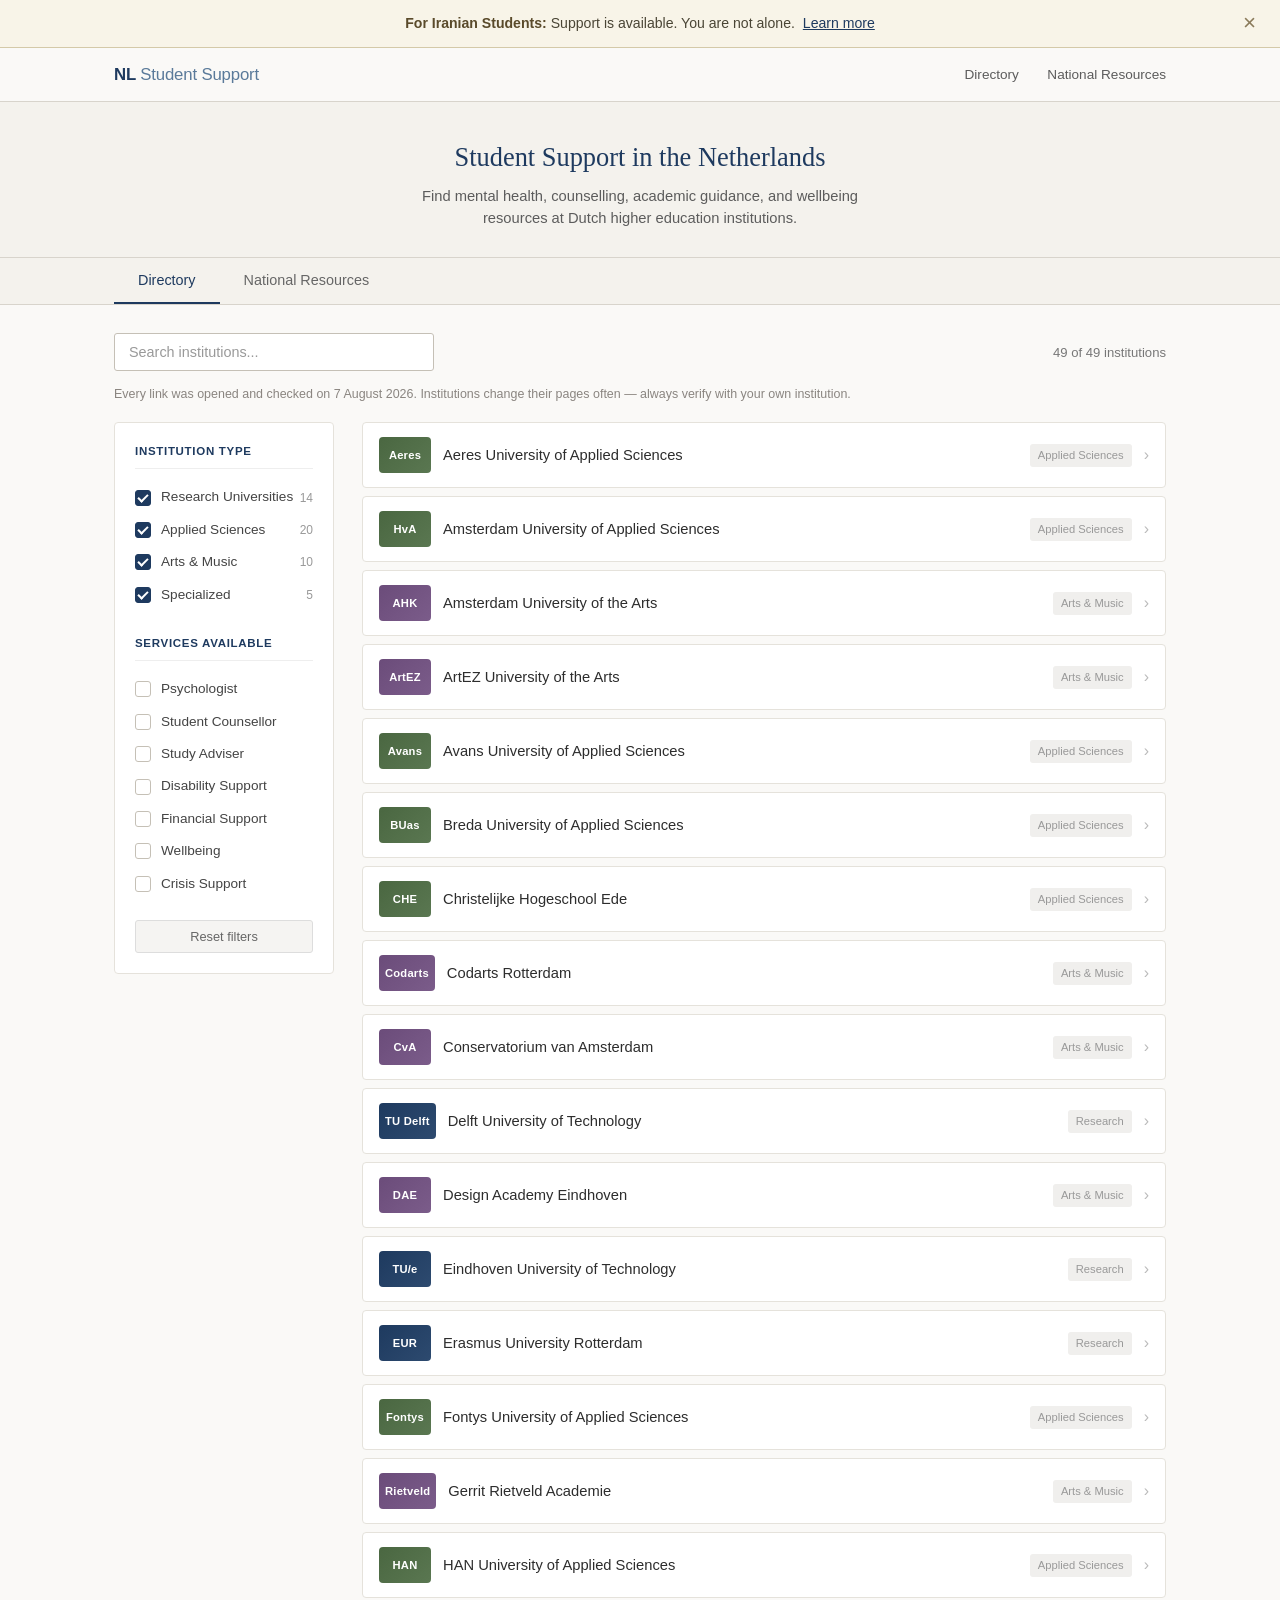
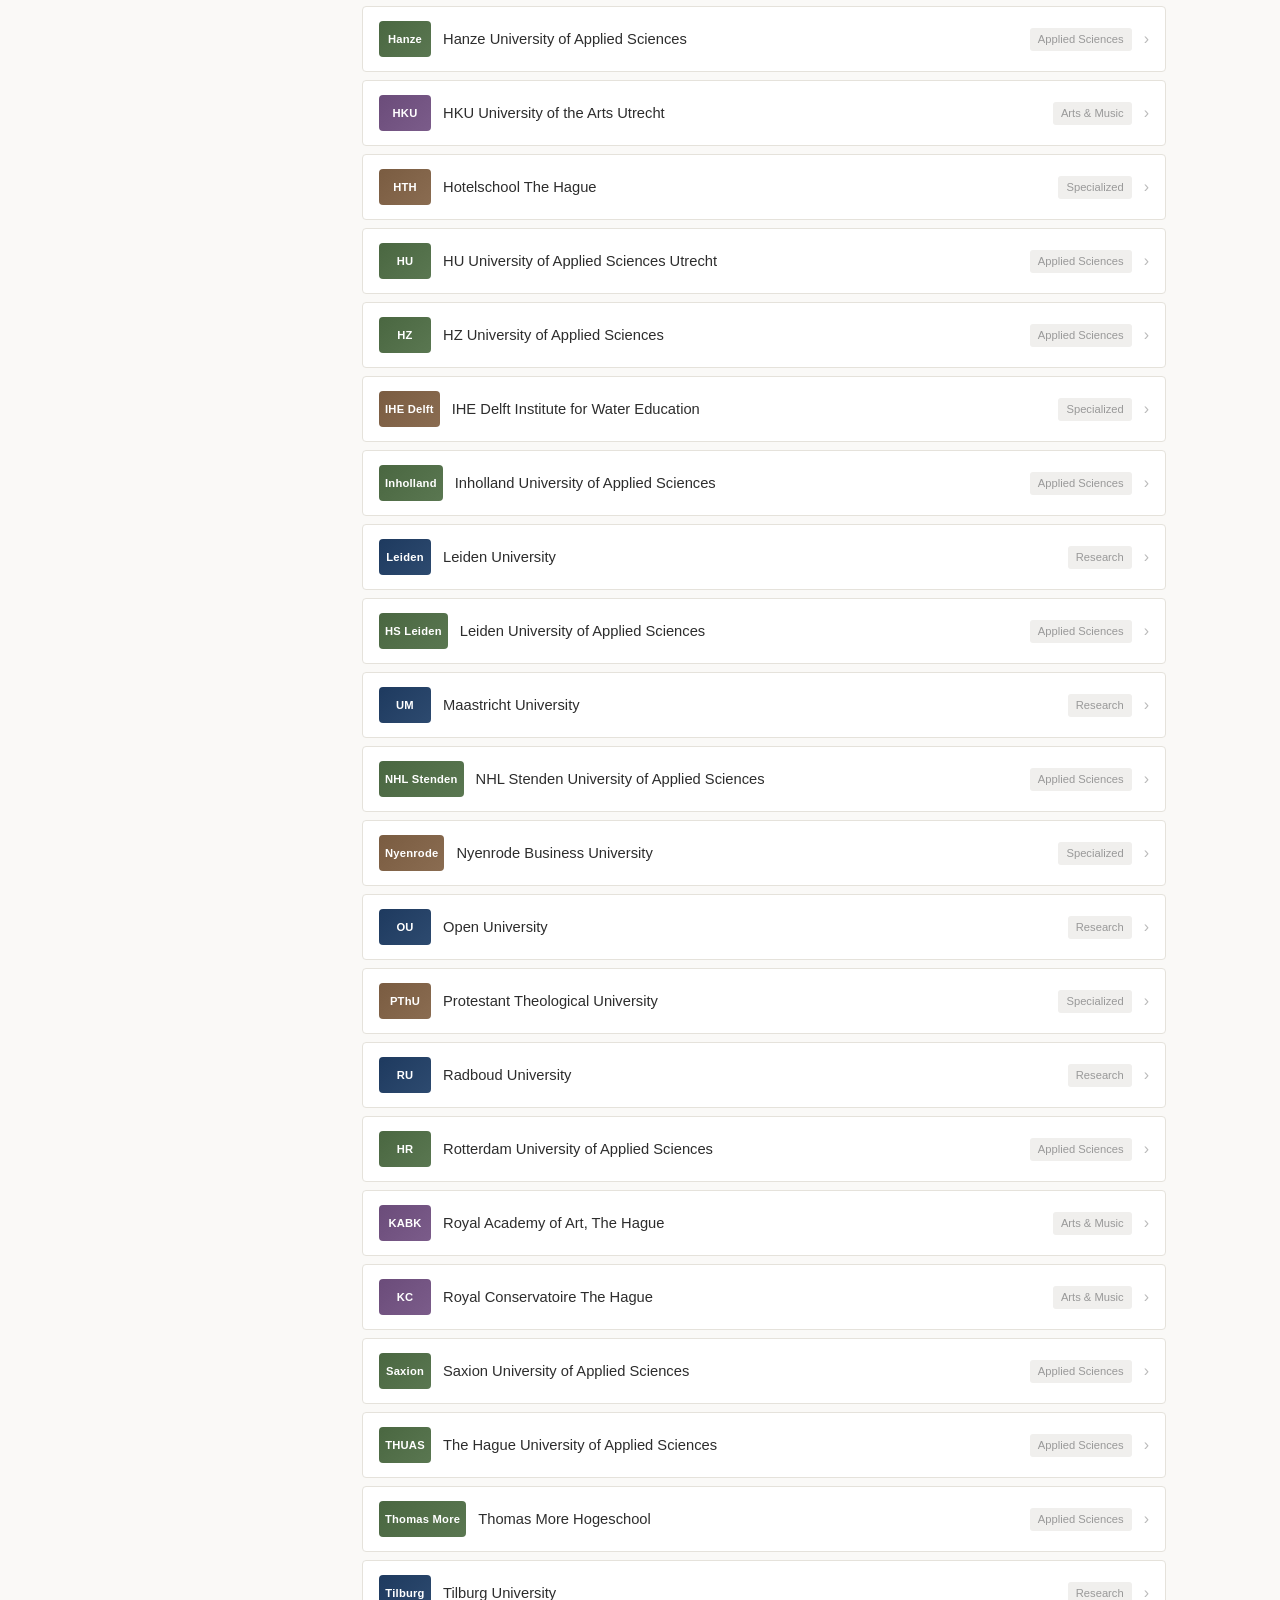
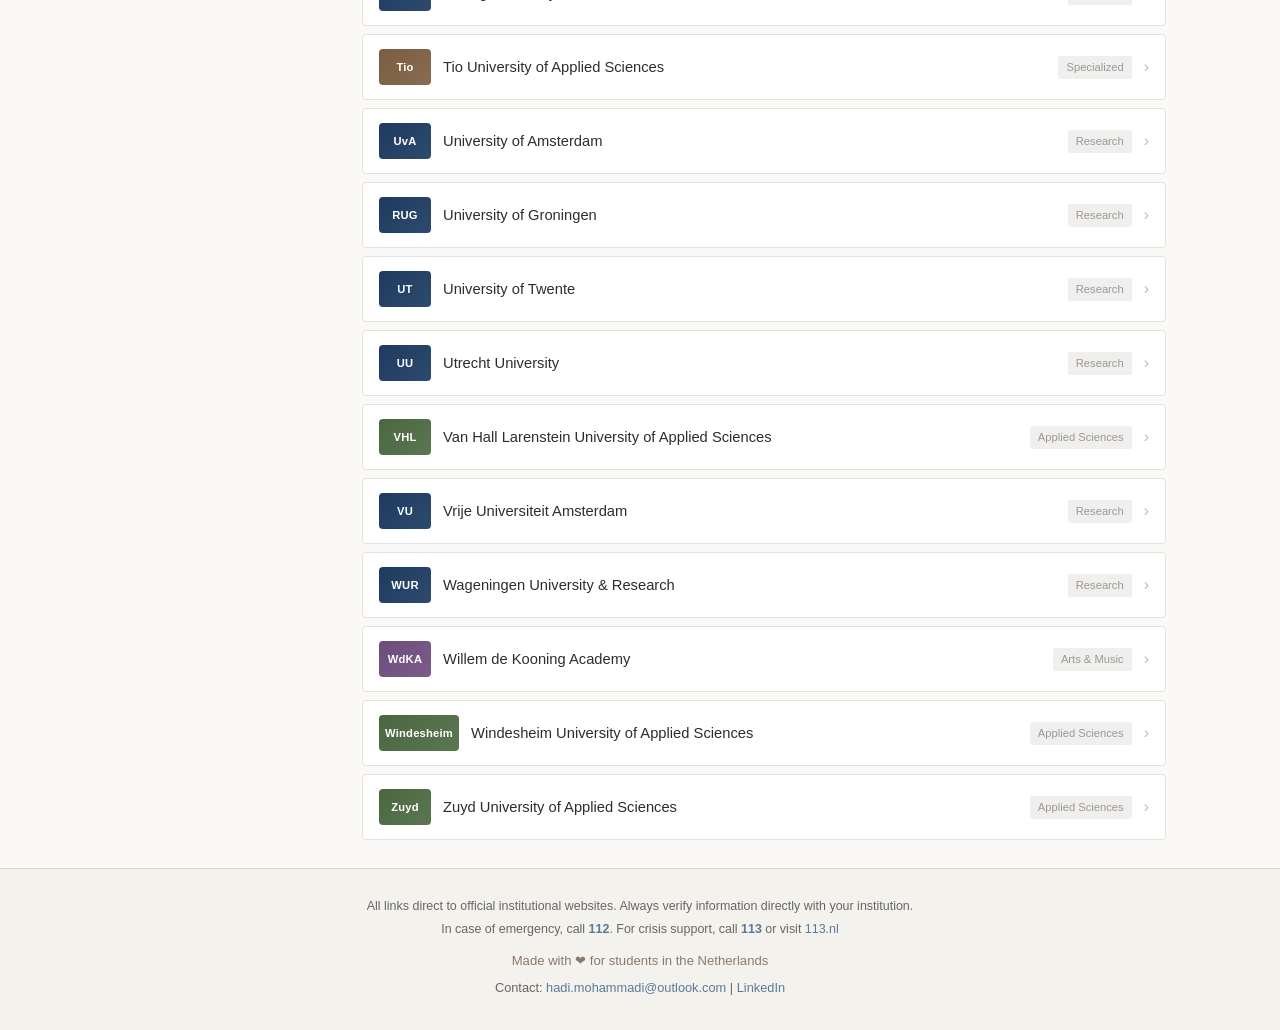
<file: index.html>
<!DOCTYPE html>
<html lang="en">
<head>
  <meta charset="UTF-8">
  <meta name="viewport" content="width=device-width, initial-scale=1.0">
  <meta name="description" content="Find student support services at Dutch universities and higher education institutions. Access mental health, counselling, academic guidance, and wellbeing resources.">
  <title>NL Student Support - Dutch Higher Education Support Directory</title>
  <link rel="canonical" href="https://nlstudentsupport.github.io/">
  <meta name="author" content="Hadi Mohammadi">
  <meta name="theme-color" content="#1e3a5f">
  <meta property="og:title" content="Student support at every Dutch higher education institution">
  <meta property="og:description" content="Mental health, counselling, study advice, disability, financial help and crisis support at 49 Dutch institutions — every entry linked to the official page.">
  <meta property="og:url" content="https://nlstudentsupport.github.io/">
  <meta property="og:type" content="website">
  <meta property="og:site_name" content="NL Student Support">
  <meta property="og:locale" content="en_GB">
  <meta property="og:image" content="https://nlstudentsupport.github.io/social-card.png">
  <meta property="og:image:alt" content="NL Student Support — student support at every Dutch higher education institution">
  <meta name="twitter:card" content="summary_large_image">
  <meta name="twitter:title" content="Student support at every Dutch higher education institution">
  <meta name="twitter:description" content="Mental health, counselling, study advice, disability, financial help and crisis support at 49 Dutch institutions — every entry linked to the official page.">
  <meta name="twitter:image" content="https://nlstudentsupport.github.io/social-card.png">
  <link rel="icon" href="/favicon.svg" type="image/svg+xml">
  <script type="application/ld+json">
  {
    "@context": "https://schema.org",
    "@graph": [
      {
        "@type": "WebSite",
        "@id": "https://nlstudentsupport.github.io/#website",
        "url": "https://nlstudentsupport.github.io/",
        "name": "NL Student Support",
        "description": "A free directory of student support services at Dutch higher education institutions.",
        "inLanguage": "en",
        "publisher": { "@id": "https://nlstudentsupport.github.io/#maintainer" }
      },
      {
        "@type": "Person",
        "@id": "https://nlstudentsupport.github.io/#maintainer",
        "name": "Hadi Mohammadi",
        "url": "https://mohammadi.cv"
      },
      {
        "@type": "Dataset",
        "@id": "https://nlstudentsupport.github.io/#directory",
        "name": "Student support services at Dutch higher education institutions",
        "description": "Psychologists, student counsellors, study advisers, disability support, financial support, wellbeing and crisis support at 49 Dutch research universities, universities of applied sciences, arts institutions and specialised institutions, with a link to each official page.",
        "url": "https://nlstudentsupport.github.io/",
        "license": "https://creativecommons.org/licenses/by/4.0/",
        "isAccessibleForFree": true,
        "spatialCoverage": "Netherlands",
        "dateModified": "2026-08-07",
        "creator": { "@id": "https://nlstudentsupport.github.io/#maintainer" },
        "keywords": ["student support", "mental health", "higher education", "Netherlands", "student counselling", "disability support"]
      }
    ]
  }
  </script>
  <link rel="stylesheet" href="css/style.css">
</head>
<body>
  <div class="alert-banner" id="alert-banner">
    <div class="alert-content">
      <strong>For Iranian Students:</strong> Support is available. You are not alone.
      <a href="iran-support/">Learn more</a>
    </div>
    <button class="alert-close" id="alert-close" aria-label="Dismiss">&times;</button>
  </div>

  <header>
    <div class="container">
      <a href="/" class="logo">NL <span>Student Support</span></a>
      <nav>
        <a href="#directory">Directory</a>
        <a href="#national-resources">National Resources</a>
      </nav>
    </div>
  </header>

  <main>
    <section class="hero">
      <div class="container">
        <h1>Student Support in the Netherlands</h1>
        <p>Find mental health, counselling, academic guidance, and wellbeing resources at Dutch higher education institutions.</p>
      </div>
    </section>

    <div class="tabs-container">
      <div class="container-wide">
        <div class="tabs">
          <button class="tab-btn active" data-tab="directory">Directory</button>
          <button class="tab-btn" data-tab="national-resources">National Resources</button>
        </div>
      </div>
    </div>

    <section class="directory-section tab-content active" id="directory">
      <div class="container-wide">
        <div class="directory-header">
          <div class="search-box">
            <input type="text" id="institution-search" placeholder="Search institutions..." autocomplete="off">
          </div>
          <p class="results-count" id="results-count"></p>
        </div>

        <p class="verified-note" id="verified-note"></p>

        <div class="directory-layout">
          <aside class="filters-sidebar" id="filters-sidebar">
            <div class="filter-group">
              <h3>Institution Type</h3>
              <label class="filter-checkbox">
                <input type="checkbox" name="type" value="research" checked>
                <span class="checkmark"></span>
                <span class="label-text">Research Universities</span>
                <span class="filter-count" id="type-count-research"></span>
              </label>
              <label class="filter-checkbox">
                <input type="checkbox" name="type" value="applied" checked>
                <span class="checkmark"></span>
                <span class="label-text">Applied Sciences</span>
                <span class="filter-count" id="type-count-applied"></span>
              </label>
              <label class="filter-checkbox">
                <input type="checkbox" name="type" value="arts" checked>
                <span class="checkmark"></span>
                <span class="label-text">Arts & Music</span>
                <span class="filter-count" id="type-count-arts"></span>
              </label>
              <label class="filter-checkbox">
                <input type="checkbox" name="type" value="specialized" checked>
                <span class="checkmark"></span>
                <span class="label-text">Specialized</span>
                <span class="filter-count" id="type-count-specialized"></span>
              </label>
            </div>

            <div class="filter-group">
              <h3>Services Available</h3>
              <label class="filter-checkbox">
                <input type="checkbox" name="service" value="psychologist">
                <span class="checkmark"></span>
                <span class="label-text">Psychologist</span>
              </label>
              <label class="filter-checkbox">
                <input type="checkbox" name="service" value="counsellor">
                <span class="checkmark"></span>
                <span class="label-text">Student Counsellor</span>
              </label>
              <label class="filter-checkbox">
                <input type="checkbox" name="service" value="studyAdvisor">
                <span class="checkmark"></span>
                <span class="label-text">Study Adviser</span>
              </label>
              <label class="filter-checkbox">
                <input type="checkbox" name="service" value="disability">
                <span class="checkmark"></span>
                <span class="label-text">Disability Support</span>
              </label>
              <label class="filter-checkbox">
                <input type="checkbox" name="service" value="financial">
                <span class="checkmark"></span>
                <span class="label-text">Financial Support</span>
              </label>
              <label class="filter-checkbox">
                <input type="checkbox" name="service" value="wellbeing">
                <span class="checkmark"></span>
                <span class="label-text">Wellbeing</span>
              </label>
              <label class="filter-checkbox">
                <input type="checkbox" name="service" value="crisis">
                <span class="checkmark"></span>
                <span class="label-text">Crisis Support</span>
              </label>
            </div>

            <button class="clear-filters" id="clear-filters">Reset filters</button>
          </aside>

          <div class="results-container">
            <button class="mobile-filter-btn" id="mobile-filter-btn">Filter options</button>
            <div class="institution-list" id="institution-list"></div>
            <p class="no-results" id="no-results" style="display: none;">No institutions match your filters.</p>
          </div>
        </div>
      </div>
    </section>

    <section class="services-section" id="services-section">
      <div class="container"></div>
    </section>

    <section class="service-detail" id="service-detail">
      <div class="container"></div>
    </section>

    <section class="national-resources tab-content" id="national-resources">
      <div class="container"></div>
    </section>
  </main>

  <footer>
    <div class="container">
      <p>All links direct to official institutional websites. Always verify information directly with your institution.</p>
      <p>In case of emergency, call <strong><a href="tel:112">112</a></strong>. For crisis support, call <strong><a href="tel:113">113</a></strong> or visit <a href="https://www.113.nl" target="_blank" rel="noopener noreferrer">113.nl</a></p>
      <p class="footer-heart">Made with &#10084; for students in the Netherlands</p>
      <p class="footer-contact">Contact: <a href="mailto:hadi.mohammadi@outlook.com">hadi.mohammadi@outlook.com</a> | <a href="https://www.linkedin.com/in/mohammadi-hadi/" target="_blank" rel="noopener noreferrer">LinkedIn</a></p>
    </div>
  </footer>

  <script src="js/data.js"></script>
  <script src="js/app.js"></script>
</body>
</html>
</file>
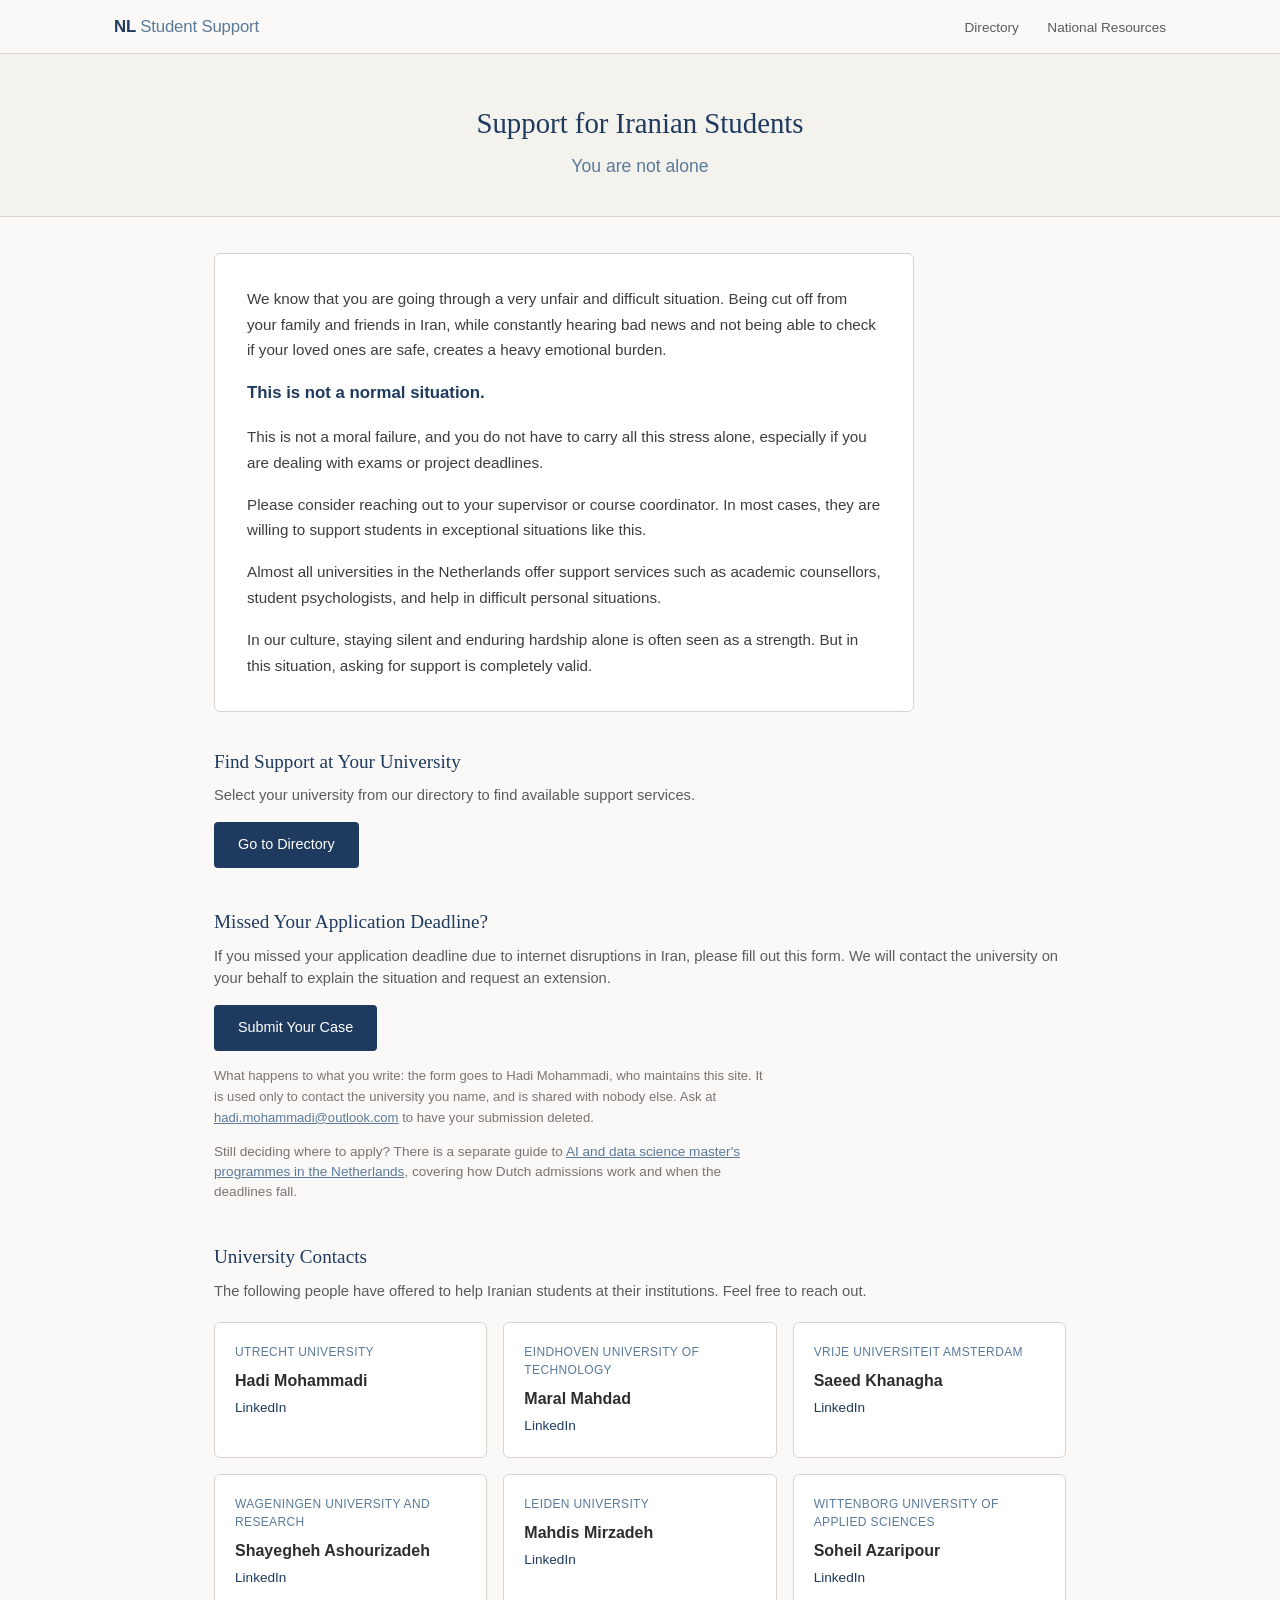
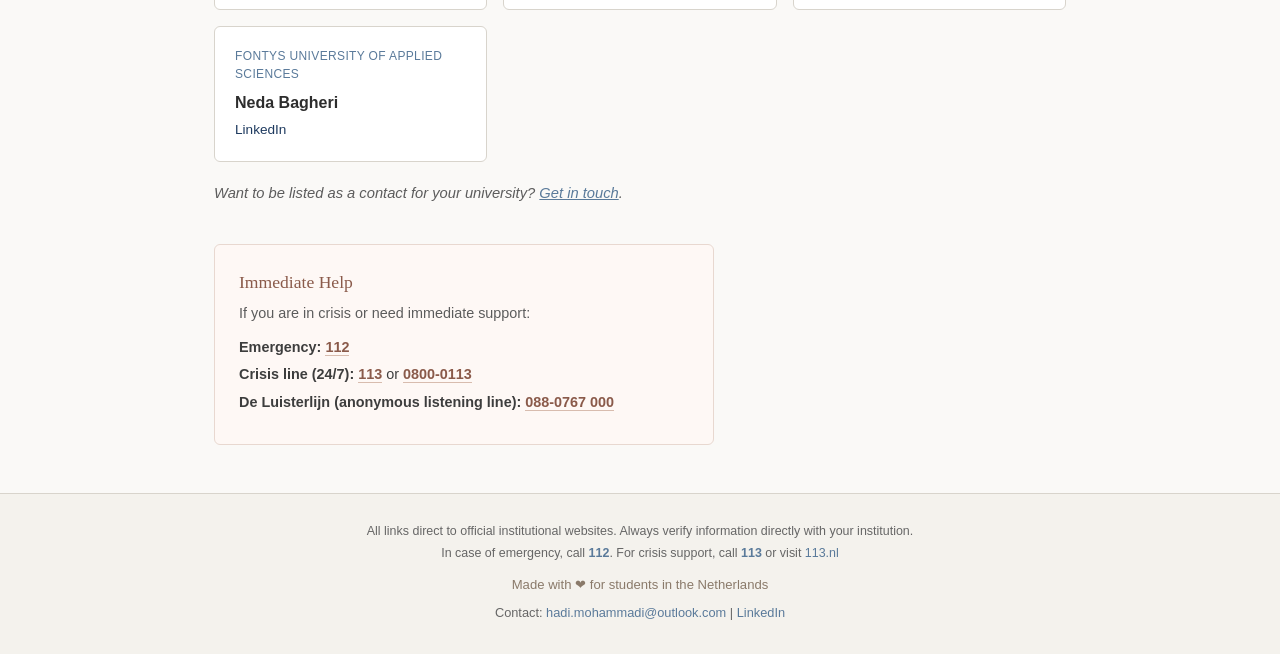
<file: iran-support/index.html>
<!DOCTYPE html>
<html lang="en">
<head>
  <meta charset="UTF-8">
  <meta name="viewport" content="width=device-width, initial-scale=1.0">
  <meta name="description" content="Support resources for Iranian students in the Netherlands. You are not alone.">
  <title>Support for Iranian Students - NL Student Support</title>
  <link rel="canonical" href="https://nlstudentsupport.github.io/iran-support/">
  <meta name="author" content="Hadi Mohammadi">
  <meta name="theme-color" content="#1e3a5f">
  <meta property="og:title" content="Support for Iranian Students — you are not alone">
  <meta property="og:description" content="University contacts, help with a missed application deadline, and where to go for immediate support in the Netherlands.">
  <meta property="og:url" content="https://nlstudentsupport.github.io/iran-support/">
  <meta property="og:type" content="article">
  <meta property="og:site_name" content="NL Student Support">
  <meta property="og:locale" content="en_GB">
  <meta property="og:image" content="https://nlstudentsupport.github.io/iran-support/social-card.png">
  <meta property="og:image:alt" content="Support for Iranian Students — you are not alone">
  <meta name="twitter:card" content="summary_large_image">
  <meta name="twitter:title" content="Support for Iranian Students — you are not alone">
  <meta name="twitter:description" content="University contacts, help with a missed application deadline, and where to go for immediate support in the Netherlands.">
  <meta name="twitter:image" content="https://nlstudentsupport.github.io/iran-support/social-card.png">
  <link rel="icon" href="/favicon.svg" type="image/svg+xml">
  <link rel="stylesheet" href="../css/style.css">
</head>
<body>
  <header>
    <div class="container">
      <a href="/" class="logo">NL <span>Student Support</span></a>
      <nav>
        <a href="/#directory">Directory</a>
        <a href="/#national-resources">National Resources</a>
      </nav>
    </div>
  </header>

  <main>
    <section class="support-hero">
      <div class="container">
        <h1>Support for Iranian Students</h1>
        <p class="subtitle">You are not alone</p>
      </div>
    </section>

    <section class="support-content">
      <div class="container">
        <div class="message-card">
          <p>We know that you are going through a very unfair and difficult situation. Being cut off from your family and friends in Iran, while constantly hearing bad news and not being able to check if your loved ones are safe, creates a heavy emotional burden.</p>

          <p class="highlight">This is not a normal situation.</p>

          <p>This is not a moral failure, and you do not have to carry all this stress alone, especially if you are dealing with exams or project deadlines.</p>

          <p>Please consider reaching out to your supervisor or course coordinator. In most cases, they are willing to support students in exceptional situations like this.</p>

          <p>Almost all universities in the Netherlands offer support services such as academic counsellors, student psychologists, and help in difficult personal situations.</p>

          <p>In our culture, staying silent and enduring hardship alone is often seen as a strength. But in this situation, asking for support is completely valid.</p>
        </div>

        <div class="action-section">
          <h2>Find Support at Your University</h2>
          <p>Select your university from our directory to find available support services.</p>
          <a href="/#directory" class="action-button">Go to Directory</a>
        </div>

        <div class="action-section">
          <h2>Missed Your Application Deadline?</h2>
          <p>If you missed your application deadline due to internet disruptions in Iran, please fill out this form. We will contact the university on your behalf to explain the situation and request an extension.</p>
          <a href="https://forms.gle/Kxruz1nnSb6BshN38" target="_blank" rel="noopener noreferrer" class="action-button">Submit Your Case</a>
          <p class="form-privacy">What happens to what you write: the form goes to Hadi Mohammadi, who maintains this site. It is used only to contact the university you name, and is shared with nobody else. Ask at <a href="mailto:hadi.mohammadi@outlook.com">hadi.mohammadi@outlook.com</a> to have your submission deleted.</p>
          <p class="aside-note">Still deciding where to apply? There is a separate guide to <a href="https://mohammadi.cv/guides/#ai-masters-netherlands" target="_blank" rel="noopener noreferrer">AI and data science master's programmes in the Netherlands</a>, covering how Dutch admissions work and when the deadlines fall.</p>
        </div>

        <div class="contacts-section">
          <h2>University Contacts</h2>
          <p>The following people have offered to help Iranian students at their institutions. Feel free to reach out.</p>

          <div class="contacts-grid">
            <!-- Contact cards will be added here -->
            <div class="contact-card">
              <div class="contact-university">Utrecht University</div>
              <div class="contact-name">Hadi Mohammadi</div>
              <div class="contact-links">
                <a href="https://www.linkedin.com/in/mohammadi-hadi/" target="_blank" rel="noopener noreferrer">LinkedIn</a>
              </div>
            </div>

            <div class="contact-card">
              <div class="contact-university">Eindhoven University of Technology</div>
              <div class="contact-name">Maral Mahdad</div>
              <div class="contact-links">
                <a href="https://www.linkedin.com/in/maral-mahdad/" target="_blank" rel="noopener noreferrer">LinkedIn</a>
              </div>
            </div>

            <div class="contact-card">
              <div class="contact-university">Vrije Universiteit Amsterdam</div>
              <div class="contact-name">Saeed Khanagha</div>
              <div class="contact-links">
                <a href="https://www.linkedin.com/in/saeedkhanagha/" target="_blank" rel="noopener noreferrer">LinkedIn</a>
              </div>
            </div>

            <div class="contact-card">
              <div class="contact-university">Wageningen University and Research</div>
              <div class="contact-name">Shayegheh Ashourizadeh</div>
              <div class="contact-links">
                <a href="https://www.linkedin.com/in/shayeghehashouri/" target="_blank" rel="noopener noreferrer">LinkedIn</a>
              </div>
            </div>

            <div class="contact-card">
              <div class="contact-university">Leiden University</div>
              <div class="contact-name">Mahdis Mirzadeh</div>
              <div class="contact-links">
                <a href="https://www.linkedin.com/in/mahdis-mirzadeh/" target="_blank" rel="noopener noreferrer">LinkedIn</a>
              </div>
            </div>

            <div class="contact-card">
              <div class="contact-university">Wittenborg University of Applied Sciences</div>
              <div class="contact-name">Soheil Azaripour</div>
              <div class="contact-links">
                <a href="https://www.linkedin.com/in/soheil-azaripour/" target="_blank" rel="noopener noreferrer">LinkedIn</a>
              </div>
            </div>

            <div class="contact-card">
              <div class="contact-university">Fontys University of Applied Sciences</div>
              <div class="contact-name">Neda Bagheri</div>
              <div class="contact-links">
                <a href="https://www.linkedin.com/in/nbagheri/" target="_blank" rel="noopener noreferrer">LinkedIn</a>
              </div>
            </div>

            <!-- Add more contacts here -->
          </div>

          <p class="contacts-note">Want to be listed as a contact for your university? <a href="https://www.linkedin.com/in/mohammadi-hadi/" target="_blank" rel="noopener noreferrer">Get in touch</a>.</p>
        </div>

        <div class="crisis-section">
          <h2>Immediate Help</h2>
          <p>If you are in crisis or need immediate support:</p>
          <ul>
            <li><strong>Emergency:</strong> <a href="tel:112">112</a></li>
            <li><strong>Crisis line (24/7):</strong> <a href="tel:113">113</a> or <a href="tel:08000113">0800-0113</a></li>
            <li><strong>De Luisterlijn (anonymous listening line):</strong> <a href="tel:0880767000">088-0767 000</a></li>
          </ul>
        </div>
      </div>
    </section>
  </main>

  <footer>
    <div class="container">
      <p>All links direct to official institutional websites. Always verify information directly with your institution.</p>
      <p>In case of emergency, call <strong><a href="tel:112">112</a></strong>. For crisis support, call <strong><a href="tel:113">113</a></strong> or visit <a href="https://www.113.nl" target="_blank" rel="noopener noreferrer">113.nl</a></p>
      <p class="footer-heart">Made with &#10084; for students in the Netherlands</p>
      <p class="footer-contact">Contact: <a href="mailto:hadi.mohammadi@outlook.com">hadi.mohammadi@outlook.com</a> | <a href="https://www.linkedin.com/in/mohammadi-hadi/" target="_blank" rel="noopener noreferrer">LinkedIn</a></p>
    </div>
  </footer>
</body>
</html>
</file>
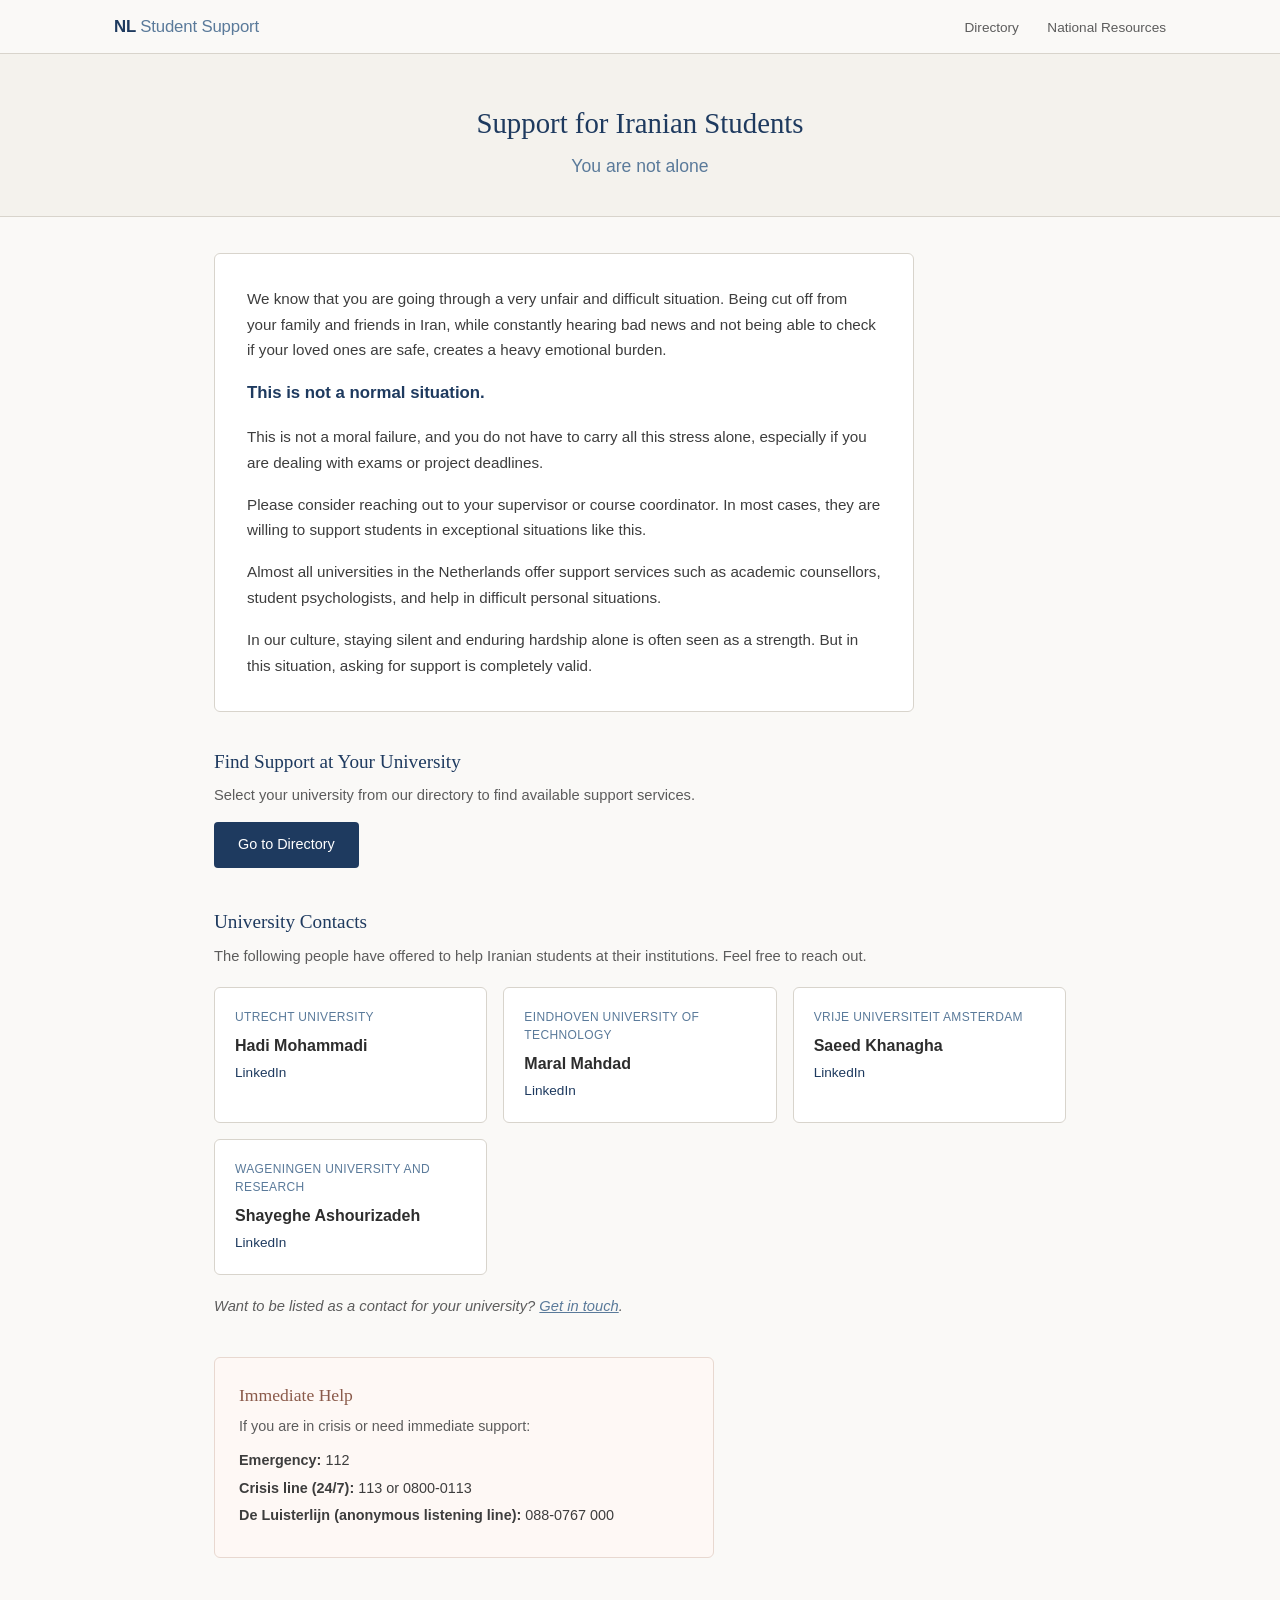
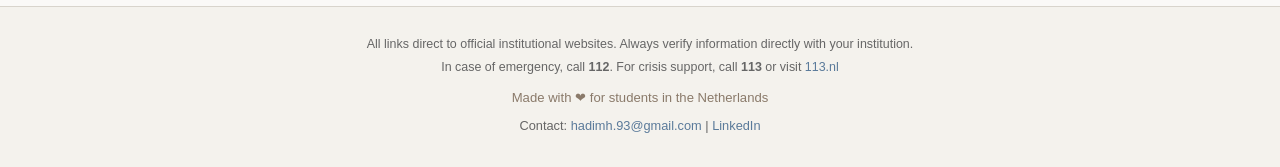
<file: iran-support.html>
<!DOCTYPE html>
<html lang="en">
<head>
  <meta charset="UTF-8">
  <meta name="viewport" content="width=device-width, initial-scale=1.0">
  <meta name="description" content="Support resources for Iranian students in the Netherlands. You are not alone.">
  <title>Support for Iranian Students - NL Student Support</title>
  <link rel="stylesheet" href="css/style.css">
</head>
<body>
  <header>
    <div class="container">
      <a href="/" class="logo">NL <span>Student Support</span></a>
      <nav>
        <a href="index.html#directory">Directory</a>
        <a href="index.html#national-resources">National Resources</a>
      </nav>
    </div>
  </header>

  <main>
    <section class="support-hero">
      <div class="container">
        <h1>Support for Iranian Students</h1>
        <p class="subtitle">You are not alone</p>
      </div>
    </section>

    <section class="support-content">
      <div class="container">
        <div class="message-card">
          <p>We know that you are going through a very unfair and difficult situation. Being cut off from your family and friends in Iran, while constantly hearing bad news and not being able to check if your loved ones are safe, creates a heavy emotional burden.</p>

          <p class="highlight">This is not a normal situation.</p>

          <p>This is not a moral failure, and you do not have to carry all this stress alone, especially if you are dealing with exams or project deadlines.</p>

          <p>Please consider reaching out to your supervisor or course coordinator. In most cases, they are willing to support students in exceptional situations like this.</p>

          <p>Almost all universities in the Netherlands offer support services such as academic counsellors, student psychologists, and help in difficult personal situations.</p>

          <p>In our culture, staying silent and enduring hardship alone is often seen as a strength. But in this situation, asking for support is completely valid.</p>
        </div>

        <div class="action-section">
          <h2>Find Support at Your University</h2>
          <p>Select your university from our directory to find available support services.</p>
          <a href="index.html#directory" class="action-button">Go to Directory</a>
        </div>

        <div class="contacts-section">
          <h2>University Contacts</h2>
          <p>The following people have offered to help Iranian students at their institutions. Feel free to reach out.</p>

          <div class="contacts-grid">
            <!-- Contact cards will be added here -->
            <div class="contact-card">
              <div class="contact-university">Utrecht University</div>
              <div class="contact-name">Hadi Mohammadi</div>
              <div class="contact-links">
                <a href="https://www.linkedin.com/in/mohammadi-hadi/" target="_blank" rel="noopener noreferrer">LinkedIn</a>
              </div>
            </div>

            <div class="contact-card">
              <div class="contact-university">Eindhoven University of Technology</div>
              <div class="contact-name">Maral Mahdad</div>
              <div class="contact-links">
                <a href="https://www.linkedin.com/in/maral-mahdad/" target="_blank" rel="noopener noreferrer">LinkedIn</a>
              </div>
            </div>

            <div class="contact-card">
              <div class="contact-university">Vrije Universiteit Amsterdam</div>
              <div class="contact-name">Saeed Khanagha</div>
              <div class="contact-links">
                <a href="https://www.linkedin.com/in/saeedkhanagha/" target="_blank" rel="noopener noreferrer">LinkedIn</a>
              </div>
            </div>

            <div class="contact-card">
              <div class="contact-university">Wageningen University and Research</div>
              <div class="contact-name">Shayeghe Ashourizadeh</div>
              <div class="contact-links">
                <a href="https://www.linkedin.com/in/shayeghehashouri/" target="_blank" rel="noopener noreferrer">LinkedIn</a>
              </div>
            </div>

            <!-- Add more contacts here -->
          </div>

          <p class="contacts-note">Want to be listed as a contact for your university? <a href="https://www.linkedin.com/in/mohammadi-hadi/" target="_blank" rel="noopener noreferrer">Get in touch</a>.</p>
        </div>

        <div class="crisis-section">
          <h2>Immediate Help</h2>
          <p>If you are in crisis or need immediate support:</p>
          <ul>
            <li><strong>Emergency:</strong> 112</li>
            <li><strong>Crisis line (24/7):</strong> 113 or 0800-0113</li>
            <li><strong>De Luisterlijn (anonymous listening line):</strong> 088-0767 000</li>
          </ul>
        </div>
      </div>
    </section>
  </main>

  <footer>
    <div class="container">
      <p>All links direct to official institutional websites. Always verify information directly with your institution.</p>
      <p>In case of emergency, call <strong>112</strong>. For crisis support, call <strong>113</strong> or visit <a href="https://www.113.nl" target="_blank" rel="noopener noreferrer">113.nl</a></p>
      <p class="footer-heart">Made with &#10084; for students in the Netherlands</p>
      <p class="footer-contact">Contact: <a href="mailto:hadimh.93@gmail.com">hadimh.93@gmail.com</a> | <a href="https://www.linkedin.com/in/mohammadi-hadi/" target="_blank" rel="noopener noreferrer">LinkedIn</a></p>
    </div>
  </footer>
</body>
</html>
</file>
<file: css/style.css>
* {
  margin: 0;
  padding: 0;
  box-sizing: border-box;
}

html {
  scroll-behavior: smooth;
}

body {
  font-family: -apple-system, BlinkMacSystemFont, "Segoe UI", Roboto, sans-serif;
  line-height: 1.5;
  color: #2d2d2d;
  background: #faf9f7;
}

/* Alert Banner */
.alert-banner {
  background: #f8f4e8;
  border-bottom: 1px solid #d4c9a8;
  padding: 12px 24px;
  display: flex;
  align-items: center;
  justify-content: center;
  gap: 16px;
  position: relative;
}

.alert-banner.hidden {
  display: none;
}

.alert-content {
  font-size: 0.88rem;
  color: #4a4535;
  max-width: 900px;
  line-height: 1.6;
}

.alert-content strong {
  color: #5a4a2a;
}

.alert-content a {
  color: #1e3a5f;
  font-weight: 500;
  margin-left: 4px;
}

.alert-content a:hover {
  text-decoration: none;
}

.alert-close {
  background: none;
  border: none;
  font-size: 1.4rem;
  color: #8a7a5a;
  cursor: pointer;
  padding: 4px 8px;
  line-height: 1;
  position: absolute;
  right: 16px;
  top: 50%;
  transform: translateY(-50%);
}

.alert-close:hover {
  color: #5a4a2a;
}

@media (max-width: 600px) {
  .alert-banner {
    padding: 12px 48px 12px 16px;
  }

  .alert-content {
    font-size: 0.82rem;
  }
}

.container {
  max-width: 900px;
  margin: 0 auto;
  padding: 0 24px;
}

.container-wide {
  max-width: 1100px;
  margin: 0 auto;
  padding: 0 24px;
}

/* Header */
header {
  border-bottom: 1px solid #d8d4cc;
  padding: 14px 0;
  position: sticky;
  top: 0;
  background: #faf9f7;
  z-index: 100;
}

header .container {
  display: flex;
  justify-content: space-between;
  align-items: center;
  max-width: 1100px;
}

.logo {
  font-size: 1.05rem;
  font-weight: 600;
  color: #1e3a5f;
  text-decoration: none;
  letter-spacing: -0.01em;
}

.logo span {
  color: #5a7a9a;
  font-weight: 400;
}

nav a {
  color: #5c5c5c;
  text-decoration: none;
  margin-left: 24px;
  font-size: 0.85rem;
  transition: color 0.2s;
}

nav a:hover {
  color: #1e3a5f;
}

/* Hero */
.hero {
  padding: 36px 0 28px;
  text-align: center;
  background: #f4f2ed;
  border-bottom: 1px solid #d8d4cc;
}

.hero h1 {
  font-family: "Palatino Linotype", Palatino, Georgia, serif;
  font-size: 1.65rem;
  font-weight: 400;
  margin-bottom: 8px;
  color: #1e3a5f;
}

.hero p {
  color: #5c5c5c;
  max-width: 460px;
  margin: 0 auto;
  font-size: 0.92rem;
}

/* Tabs */
.tabs-container {
  background: #f4f2ed;
  border-bottom: 1px solid #d8d4cc;
  padding: 0;
}

.tabs {
  display: flex;
  gap: 0;
}

.tab-btn {
  padding: 14px 24px;
  font-size: 0.9rem;
  font-weight: 500;
  color: #666;
  background: transparent;
  border: none;
  border-bottom: 2px solid transparent;
  cursor: pointer;
  transition: all 0.2s;
}

.tab-btn:hover {
  color: #1e3a5f;
  background: rgba(30, 58, 95, 0.05);
}

.tab-btn.active {
  color: #1e3a5f;
  border-bottom-color: #1e3a5f;
  background: transparent;
}

.tab-content {
  display: none;
}

.tab-content.active {
  display: block;
}

/* Directory Section */
.directory-section {
  padding: 28px 0;
}

.directory-header {
  display: flex;
  justify-content: space-between;
  align-items: center;
  margin-bottom: 20px;
  flex-wrap: wrap;
  gap: 12px;
}

.search-box {
  flex: 1;
  max-width: 320px;
}

#institution-search {
  width: 100%;
  padding: 10px 14px;
  font-size: 0.9rem;
  border: 1px solid #c5c0b6;
  border-radius: 3px;
  background: #fff;
  color: #2d2d2d;
}

#institution-search:focus {
  outline: none;
  border-color: #1e3a5f;
  box-shadow: 0 0 0 2px rgba(30, 58, 95, 0.1);
}

#institution-search::placeholder {
  color: #999;
}

.results-count {
  font-size: 0.82rem;
  color: #777;
}

.verified-note {
  font-size: 0.78rem;
  color: #8a8580;
  margin: -6px 0 18px;
}

.services-verified {
  font-size: 0.75rem;
  color: #8a8580;
  margin-top: 4px;
}

/* Directory Layout */
.directory-layout {
  display: flex;
  gap: 28px;
  align-items: flex-start;
}

/* Filters Sidebar */
.filters-sidebar {
  width: 220px;
  flex-shrink: 0;
  background: #fff;
  border: 1px solid #e5e2db;
  border-radius: 4px;
  padding: 20px;
  position: sticky;
  top: 70px;
}

.filter-group {
  margin-bottom: 24px;
}

.filter-group:last-of-type {
  margin-bottom: 20px;
}

.filter-group h3 {
  font-size: 0.72rem;
  font-weight: 600;
  color: #1e3a5f;
  text-transform: uppercase;
  letter-spacing: 0.06em;
  margin-bottom: 12px;
  padding-bottom: 8px;
  border-bottom: 1px solid #eee;
}

.filter-checkbox {
  display: flex;
  align-items: center;
  padding: 6px 0;
  cursor: pointer;
  font-size: 0.85rem;
  color: #444;
}

.filter-checkbox input {
  position: absolute;
  opacity: 0;
  cursor: pointer;
}

.checkmark {
  width: 16px;
  height: 16px;
  border: 1px solid #c5c0b6;
  border-radius: 3px;
  margin-right: 10px;
  flex-shrink: 0;
  display: flex;
  align-items: center;
  justify-content: center;
  background: #fff;
  transition: all 0.15s;
}

.filter-checkbox input:checked ~ .checkmark {
  background: #1e3a5f;
  border-color: #1e3a5f;
}

.filter-checkbox input:checked ~ .checkmark::after {
  content: "";
  width: 4px;
  height: 8px;
  border: solid #fff;
  border-width: 0 2px 2px 0;
  transform: rotate(45deg);
  margin-bottom: 2px;
}

.filter-checkbox:hover .checkmark {
  border-color: #1e3a5f;
}

.label-text {
  flex: 1;
}

.filter-count {
  font-size: 0.75rem;
  color: #999;
  margin-left: 6px;
}

.clear-filters {
  width: 100%;
  padding: 8px 12px;
  font-size: 0.8rem;
  color: #666;
  background: #f5f4f2;
  border: 1px solid #ddd;
  border-radius: 3px;
  cursor: pointer;
  transition: all 0.15s;
}

.clear-filters:hover {
  background: #eee;
  color: #333;
}

/* Results Container */
.results-container {
  flex: 1;
  min-width: 0;
}

.mobile-filter-btn {
  display: none;
  width: 100%;
  padding: 10px;
  margin-bottom: 16px;
  font-size: 0.85rem;
  color: #1e3a5f;
  background: #fff;
  border: 1px solid #d8d4cc;
  border-radius: 3px;
  cursor: pointer;
}

/* Institution List */
.institution-list {
  display: flex;
  flex-direction: column;
  gap: 8px;
}

.institution-item {
  display: flex;
  justify-content: space-between;
  align-items: center;
  padding: 14px 16px;
  background: #fff;
  border: 1px solid #e5e2db;
  border-radius: 4px;
  cursor: pointer;
  transition: all 0.15s;
}

.institution-item:hover {
  border-color: #1e3a5f;
  box-shadow: 0 2px 6px rgba(30, 58, 95, 0.06);
}

.institution-item.selected {
  border-color: #1e3a5f;
  border-left: 3px solid #1e3a5f;
  background: #f8f7f5;
}

.inst-info {
  display: flex;
  align-items: center;
  gap: 12px;
  flex: 1;
  min-width: 0;
}

.inst-badge {
  min-width: 52px;
  height: 36px;
  display: flex;
  align-items: center;
  justify-content: center;
  background: linear-gradient(135deg, #1e3a5f 0%, #2d4a6f 100%);
  color: #fff;
  font-size: 0.7rem;
  font-weight: 600;
  letter-spacing: 0.02em;
  border-radius: 4px;
  flex-shrink: 0;
  padding: 0 6px;
}

.institution-item.type-applied .inst-badge {
  background: linear-gradient(135deg, #4a6741 0%, #5a7751 100%);
}

.institution-item.type-arts .inst-badge {
  background: linear-gradient(135deg, #6b4c7a 0%, #7b5c8a 100%);
}

.institution-item.type-specialized .inst-badge {
  background: linear-gradient(135deg, #7a5c41 0%, #8a6c51 100%);
}

.inst-name {
  font-weight: 500;
  color: #2d2d2d;
  font-size: 0.92rem;
}

.inst-short {
  display: none;
}

.inst-type {
  font-size: 0.7rem;
  color: #999;
  background: #f0efed;
  padding: 3px 8px;
  border-radius: 3px;
  flex-shrink: 0;
}

.inst-arrow {
  color: #bbb;
  font-size: 1rem;
  margin-left: 12px;
  transition: all 0.15s;
}

.institution-item:hover .inst-arrow {
  color: #1e3a5f;
  transform: translateX(2px);
}

/* No Results */
.no-results {
  padding: 40px 20px;
  text-align: center;
  color: #888;
  font-size: 0.92rem;
}

/* Services Section */
.services-section {
  padding: 28px 0 36px;
  display: none;
  background: #f4f2ed;
  border-top: 1px solid #d8d4cc;
}

.services-section.active {
  display: block;
}

.services-header {
  display: flex;
  justify-content: space-between;
  align-items: flex-start;
  margin-bottom: 20px;
  flex-wrap: wrap;
  gap: 12px;
}

.services-info {
  flex: 1;
}

.services-type {
  font-size: 0.7rem;
  font-weight: 600;
  color: #5a7a9a;
  text-transform: uppercase;
  letter-spacing: 0.05em;
  margin-bottom: 4px;
}

.services-header h2 {
  font-family: "Palatino Linotype", Palatino, Georgia, serif;
  font-size: 1.2rem;
  font-weight: 500;
  color: #1e3a5f;
  margin-bottom: 4px;
}

.services-header p {
  font-size: 0.85rem;
  color: #666;
}

.website-link {
  color: #5a7a9a;
  text-decoration: none;
  font-size: 0.8rem;
  padding: 6px 12px;
  border: 1px solid #d8d4cc;
  border-radius: 3px;
  background: #fff;
  transition: all 0.15s;
}

.website-link:hover {
  color: #1e3a5f;
  border-color: #1e3a5f;
}

/* Contact Person Card */
.contact-person-card {
  background: #fff;
  border: 1px solid #d8d4cc;
  border-left: 3px solid #1e3a5f;
  border-radius: 4px;
  padding: 16px 20px;
  margin-bottom: 20px;
}

.contact-person-header {
  font-size: 0.7rem;
  font-weight: 600;
  color: #5a7a9a;
  text-transform: uppercase;
  letter-spacing: 0.05em;
  margin-bottom: 8px;
}

.contact-person-name {
  font-size: 1rem;
  font-weight: 600;
  color: #1e3a5f;
  margin-bottom: 2px;
}

.contact-person-role {
  font-size: 0.85rem;
  color: #666;
  margin-bottom: 10px;
}

.contact-person-email,
.contact-person-phone {
  font-size: 0.85rem;
  margin-bottom: 4px;
}

.contact-person-email a,
.contact-person-phone a {
  color: #5a7a9a;
  text-decoration: none;
}

.contact-person-email a:hover,
.contact-person-phone a:hover {
  color: #1e3a5f;
  text-decoration: underline;
}

.service-grid {
  display: grid;
  grid-template-columns: repeat(2, 1fr);
  gap: 12px;
}

@media (max-width: 600px) {
  .service-grid {
    grid-template-columns: 1fr;
  }
}

.service-card {
  background: #fff;
  border: 1px solid #d8d4cc;
  border-radius: 4px;
  padding: 16px;
  cursor: pointer;
  transition: all 0.15s;
}

.service-card:hover {
  border-color: #1e3a5f;
  box-shadow: 0 2px 6px rgba(30, 58, 95, 0.06);
}

.service-card.unavailable {
  opacity: 0.4;
  cursor: not-allowed;
}

.service-card.unavailable:hover {
  border-color: #d8d4cc;
  box-shadow: none;
}

.service-card .icon {
  font-size: 0.65rem;
  margin-bottom: 6px;
  color: #1e3a5f;
  font-weight: 600;
  text-transform: uppercase;
  letter-spacing: 0.05em;
}

.service-card h3 {
  font-size: 0.9rem;
  font-weight: 500;
  margin-bottom: 4px;
  color: #2d2d2d;
}

.service-card p {
  font-size: 0.78rem;
  color: #666;
  line-height: 1.4;
}

/* Service Detail */
.service-detail {
  display: none;
  padding: 28px 0 36px;
  background: #f4f2ed;
}

.service-detail.active {
  display: block;
}

.back-button {
  color: #5a7a9a;
  font-size: 0.85rem;
  margin-bottom: 16px;
  cursor: pointer;
  background: none;
  border: none;
  padding: 0;
  transition: color 0.2s;
}

.back-button:hover {
  color: #1e3a5f;
}

.detail-card {
  background: #fff;
  border: 1px solid #d8d4cc;
  border-radius: 4px;
  padding: 24px;
}

.detail-card h2 {
  font-family: "Palatino Linotype", Palatino, Georgia, serif;
  font-size: 1.15rem;
  font-weight: 500;
  margin-bottom: 6px;
  color: #1e3a5f;
}

.detail-card .description {
  color: #555;
  margin-bottom: 20px;
  line-height: 1.6;
}

.detail-card .info-row {
  display: flex;
  margin-bottom: 10px;
  font-size: 0.85rem;
}

.detail-card .info-label {
  font-weight: 500;
  min-width: 80px;
  color: #666;
}

.detail-card .info-value a {
  color: #5a7a9a;
  text-decoration: none;
  word-break: break-all;
}

.detail-card .info-value a:hover {
  color: #1e3a5f;
  text-decoration: underline;
}

.visit-button {
  display: inline-block;
  margin-top: 20px;
  padding: 10px 20px;
  background: #1e3a5f;
  color: #fff;
  text-decoration: none;
  border-radius: 3px;
  font-size: 0.85rem;
  font-weight: 500;
  transition: background 0.2s;
}

.visit-button:hover {
  background: #2a4a73;
}

.badge {
  display: inline-block;
  padding: 3px 8px;
  font-size: 0.65rem;
  font-weight: 500;
  border-radius: 2px;
  margin-left: 8px;
  text-transform: uppercase;
  letter-spacing: 0.03em;
  vertical-align: middle;
}

.badge-free {
  background: #e8f0e8;
  color: #3d6b3d;
}

/* National Resources */
.national-resources {
  padding: 40px 0;
  background: #fff;
  border-top: 1px solid #d8d4cc;
}

.national-resources h2 {
  font-family: "Palatino Linotype", Palatino, Georgia, serif;
  font-size: 1.1rem;
  font-weight: 500;
  margin-bottom: 4px;
  text-align: center;
  color: #1e3a5f;
}

.national-resources > .container > p {
  text-align: center;
  color: #666;
  margin-bottom: 24px;
  font-size: 0.88rem;
}

.resources-grid {
  display: grid;
  grid-template-columns: repeat(2, 1fr);
  gap: 12px;
}

@media (max-width: 600px) {
  .resources-grid {
    grid-template-columns: 1fr;
  }
}

.resource-card {
  background: #faf9f7;
  border: 1px solid #e5e2db;
  border-radius: 4px;
  padding: 16px;
}

.resource-card.emergency {
  border-left: 3px solid #9b3c3c;
  background: #fdfbfb;
}

.resource-card.crisis {
  border-left: 3px solid #8b6914;
  background: #fdfcf8;
}

.resource-card h3 {
  font-size: 0.88rem;
  font-weight: 500;
  margin-bottom: 4px;
  color: #2d2d2d;
}

.resource-card .phone {
  font-size: 1.05rem;
  font-weight: 600;
  color: #1e3a5f;
  margin-bottom: 4px;
}

.resource-card p {
  font-size: 0.78rem;
  color: #666;
  margin-bottom: 8px;
  line-height: 1.4;
}

.resource-card a {
  color: #5a7a9a;
  text-decoration: none;
  font-size: 0.78rem;
}

.resource-card a:hover {
  color: #1e3a5f;
  text-decoration: underline;
}

/* Footer */
footer {
  border-top: 1px solid #d8d4cc;
  padding: 28px 0;
  text-align: center;
  background: #f4f2ed;
}

footer p {
  color: #666;
  font-size: 0.78rem;
  margin-bottom: 4px;
}

footer a {
  color: #5a7a9a;
  text-decoration: none;
}

footer a:hover {
  color: #1e3a5f;
  text-decoration: underline;
}

.footer-heart {
  margin-top: 12px;
  color: #8a7a6a;
  font-size: 0.82rem;
}

.footer-contact {
  margin-top: 8px;
  font-size: 0.8rem;
}

/* Responsive */
@media (max-width: 800px) {
  .directory-layout {
    flex-direction: column;
  }

  .filters-sidebar {
    display: none;
    width: 100%;
    position: static;
    margin-bottom: 20px;
  }

  .filters-sidebar.active {
    display: block;
  }

  .mobile-filter-btn {
    display: block;
  }
}

@media (max-width: 600px) {
  .hero h1 {
    font-size: 1.35rem;
  }

  .hero p {
    font-size: 0.88rem;
  }

  header .container {
    flex-direction: column;
    gap: 10px;
  }

  nav {
    display: flex;
    gap: 16px;
  }

  nav a {
    margin-left: 0;
  }

  .directory-header {
    flex-direction: column;
    align-items: stretch;
  }

  .search-box {
    max-width: none;
  }

  .services-header {
    flex-direction: column;
  }

  .detail-card .info-row {
    flex-direction: column;
  }

  .detail-card .info-label {
    margin-bottom: 2px;
  }
}

/* Accessibility */
*:focus-visible {
  outline: 2px solid #1e3a5f;
  outline-offset: 2px;
}

/* Iran Support Page */
.support-hero {
  padding: 48px 0 36px;
  text-align: center;
  background: #f4f2ed;
  border-bottom: 1px solid #d8d4cc;
}

.support-hero h1 {
  font-family: "Palatino Linotype", Palatino, Georgia, serif;
  font-size: 1.8rem;
  font-weight: 400;
  color: #1e3a5f;
  margin-bottom: 8px;
}

.support-hero .subtitle {
  font-size: 1.1rem;
  color: #5a7a9a;
}

.support-content {
  padding: 36px 0 48px;
}

.message-card {
  background: #fff;
  border: 1px solid #d8d4cc;
  border-radius: 6px;
  padding: 32px;
  margin-bottom: 36px;
  max-width: 700px;
}

.message-card p {
  color: #3d3d3d;
  line-height: 1.7;
  margin-bottom: 16px;
  font-size: 0.95rem;
}

.message-card p:last-child {
  margin-bottom: 0;
}

.message-card .highlight {
  font-weight: 600;
  color: #1e3a5f;
  font-size: 1.05rem;
}

.action-section {
  margin-bottom: 40px;
}

.action-section h2 {
  font-family: "Palatino Linotype", Palatino, Georgia, serif;
  font-size: 1.2rem;
  font-weight: 500;
  color: #1e3a5f;
  margin-bottom: 8px;
}

.action-section p {
  color: #5c5c5c;
  margin-bottom: 16px;
  font-size: 0.92rem;
}

.action-button {
  display: inline-block;
  background: #1e3a5f;
  color: #fff;
  padding: 12px 24px;
  border-radius: 4px;
  text-decoration: none;
  font-size: 0.9rem;
  font-weight: 500;
  transition: background 0.2s;
}

.action-button:hover {
  background: #2d4a6f;
}

.contacts-section {
  margin-bottom: 40px;
}

.contacts-section h2 {
  font-family: "Palatino Linotype", Palatino, Georgia, serif;
  font-size: 1.2rem;
  font-weight: 500;
  color: #1e3a5f;
  margin-bottom: 8px;
}

.contacts-section > p {
  color: #5c5c5c;
  margin-bottom: 20px;
  font-size: 0.92rem;
}

.contacts-grid {
  display: grid;
  grid-template-columns: repeat(auto-fill, minmax(240px, 1fr));
  gap: 16px;
  margin-bottom: 20px;
}

.contact-card {
  background: #fff;
  border: 1px solid #d8d4cc;
  border-radius: 6px;
  padding: 20px;
}

.contact-university {
  font-size: 0.75rem;
  color: #5a7a9a;
  text-transform: uppercase;
  letter-spacing: 0.03em;
  margin-bottom: 8px;
}

.contact-name {
  font-weight: 600;
  color: #2d2d2d;
  font-size: 1rem;
  margin-bottom: 2px;
}

.contact-role {
  font-size: 0.85rem;
  color: #666;
  margin-bottom: 12px;
}

.contact-links a {
  font-size: 0.85rem;
  color: #1e3a5f;
  text-decoration: none;
}

.contact-links a:hover {
  text-decoration: underline;
}

/* Both of these sit inside .action-section, whose own `p` rule is more
   specific than a bare class, so they are scoped to win. */
.action-section .form-privacy {
  margin: 14px 0 0;
  max-width: 560px;
  font-size: 0.82rem;
  color: #7a756e;
  line-height: 1.6;
}

.action-section .aside-note {
  margin: 14px 0 0;
  max-width: 560px;
  font-size: 0.85rem;
  color: #7a756e;
}

.action-section .form-privacy a,
.action-section .aside-note a {
  color: #5a7a9a;
}

.contacts-note {
  font-size: 0.85rem;
  color: #888;
  font-style: italic;
}

.contacts-note a {
  color: #5a7a9a;
}

.crisis-section {
  background: #fef8f5;
  border: 1px solid #e8d8d0;
  border-radius: 6px;
  padding: 24px;
  max-width: 500px;
}

.crisis-section h2 {
  font-family: "Palatino Linotype", Palatino, Georgia, serif;
  font-size: 1.1rem;
  font-weight: 500;
  color: #8a5a4a;
  margin-bottom: 8px;
}

.crisis-section p {
  color: #5c5c5c;
  font-size: 0.9rem;
  margin-bottom: 12px;
}

.crisis-section ul {
  list-style: none;
}

.crisis-section li {
  font-size: 0.9rem;
  color: #3d3d3d;
  margin-bottom: 6px;
}

/* Phone numbers dial when tapped, so they have to read as links. */
.crisis-section a {
  color: #8a5a4a;
  font-weight: 600;
  text-decoration: none;
  border-bottom: 1px solid #d8bcae;
}

.crisis-section a:hover {
  border-bottom-color: #8a5a4a;
}

@media (max-width: 600px) {
  .support-hero {
    padding: 36px 0 28px;
  }

  .support-hero h1 {
    font-size: 1.4rem;
  }

  .message-card {
    padding: 24px;
  }

  .contacts-grid {
    grid-template-columns: 1fr;
  }
}
</file>
